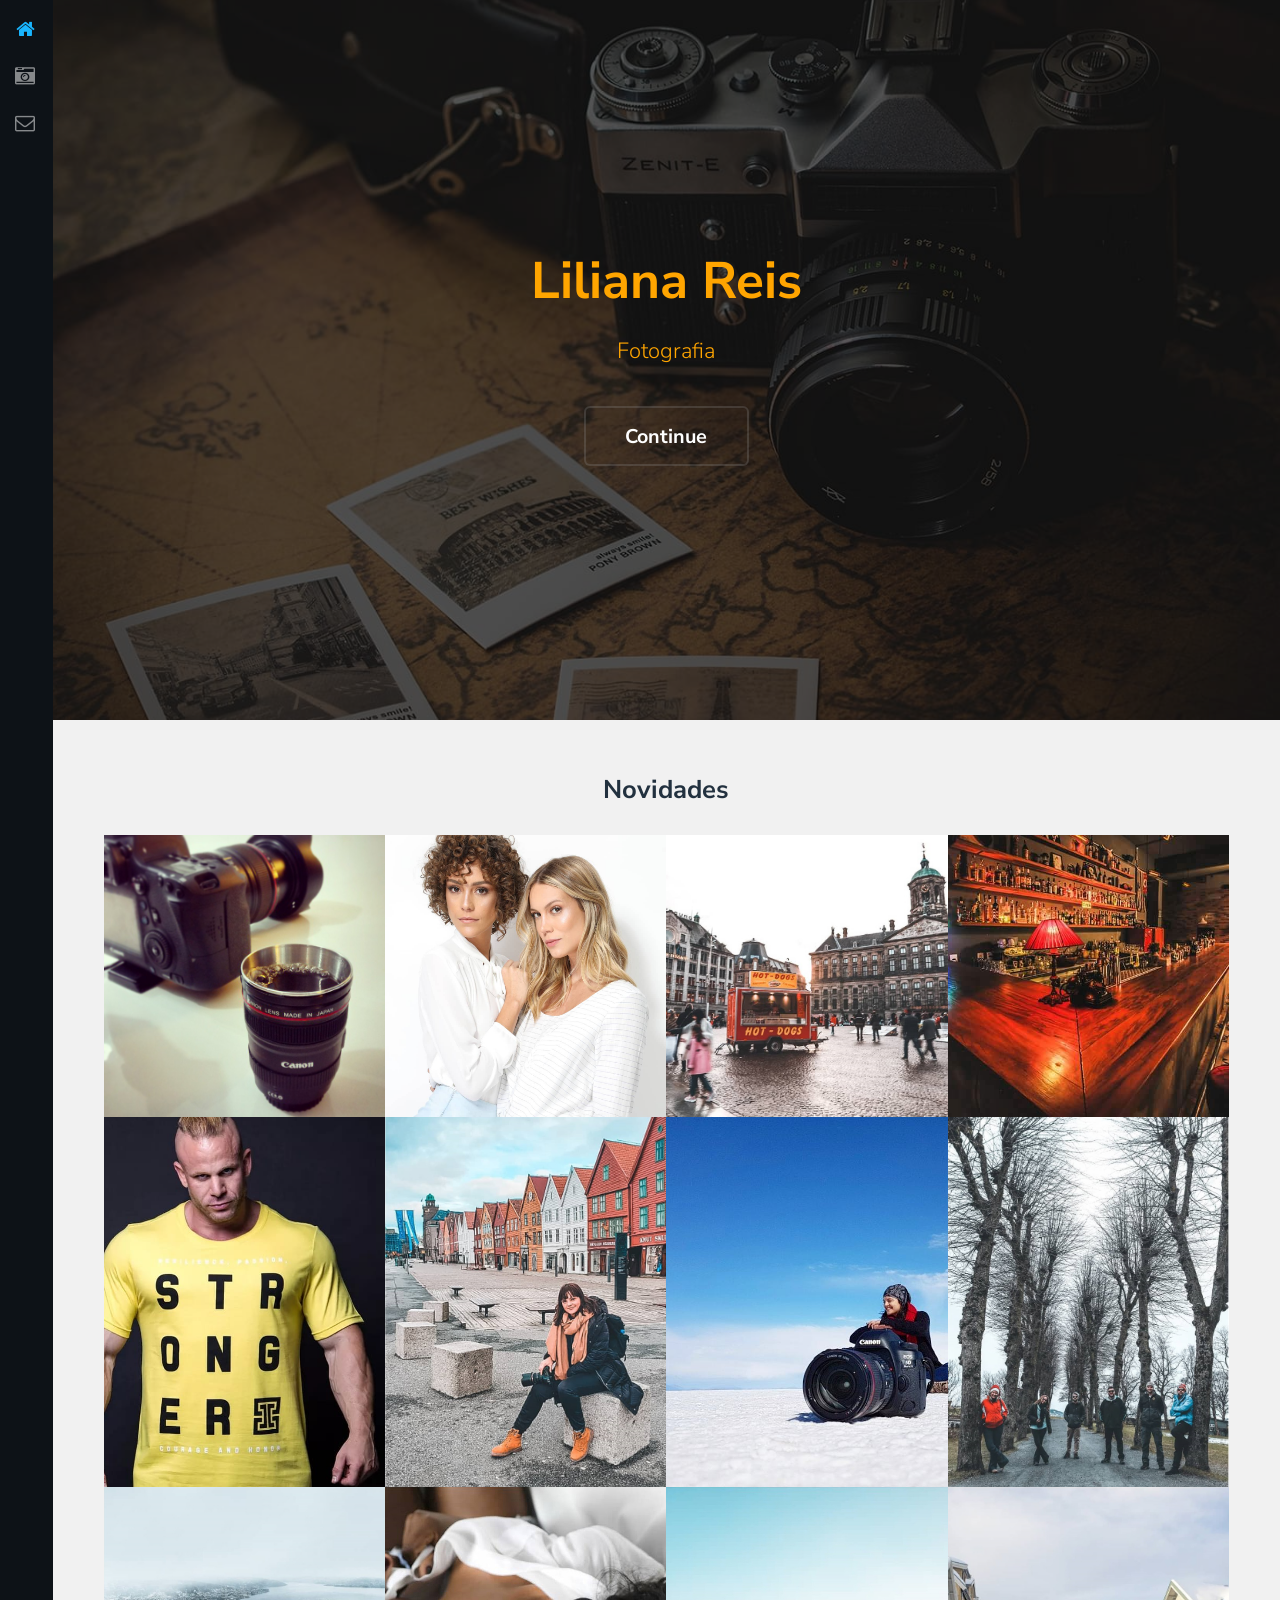
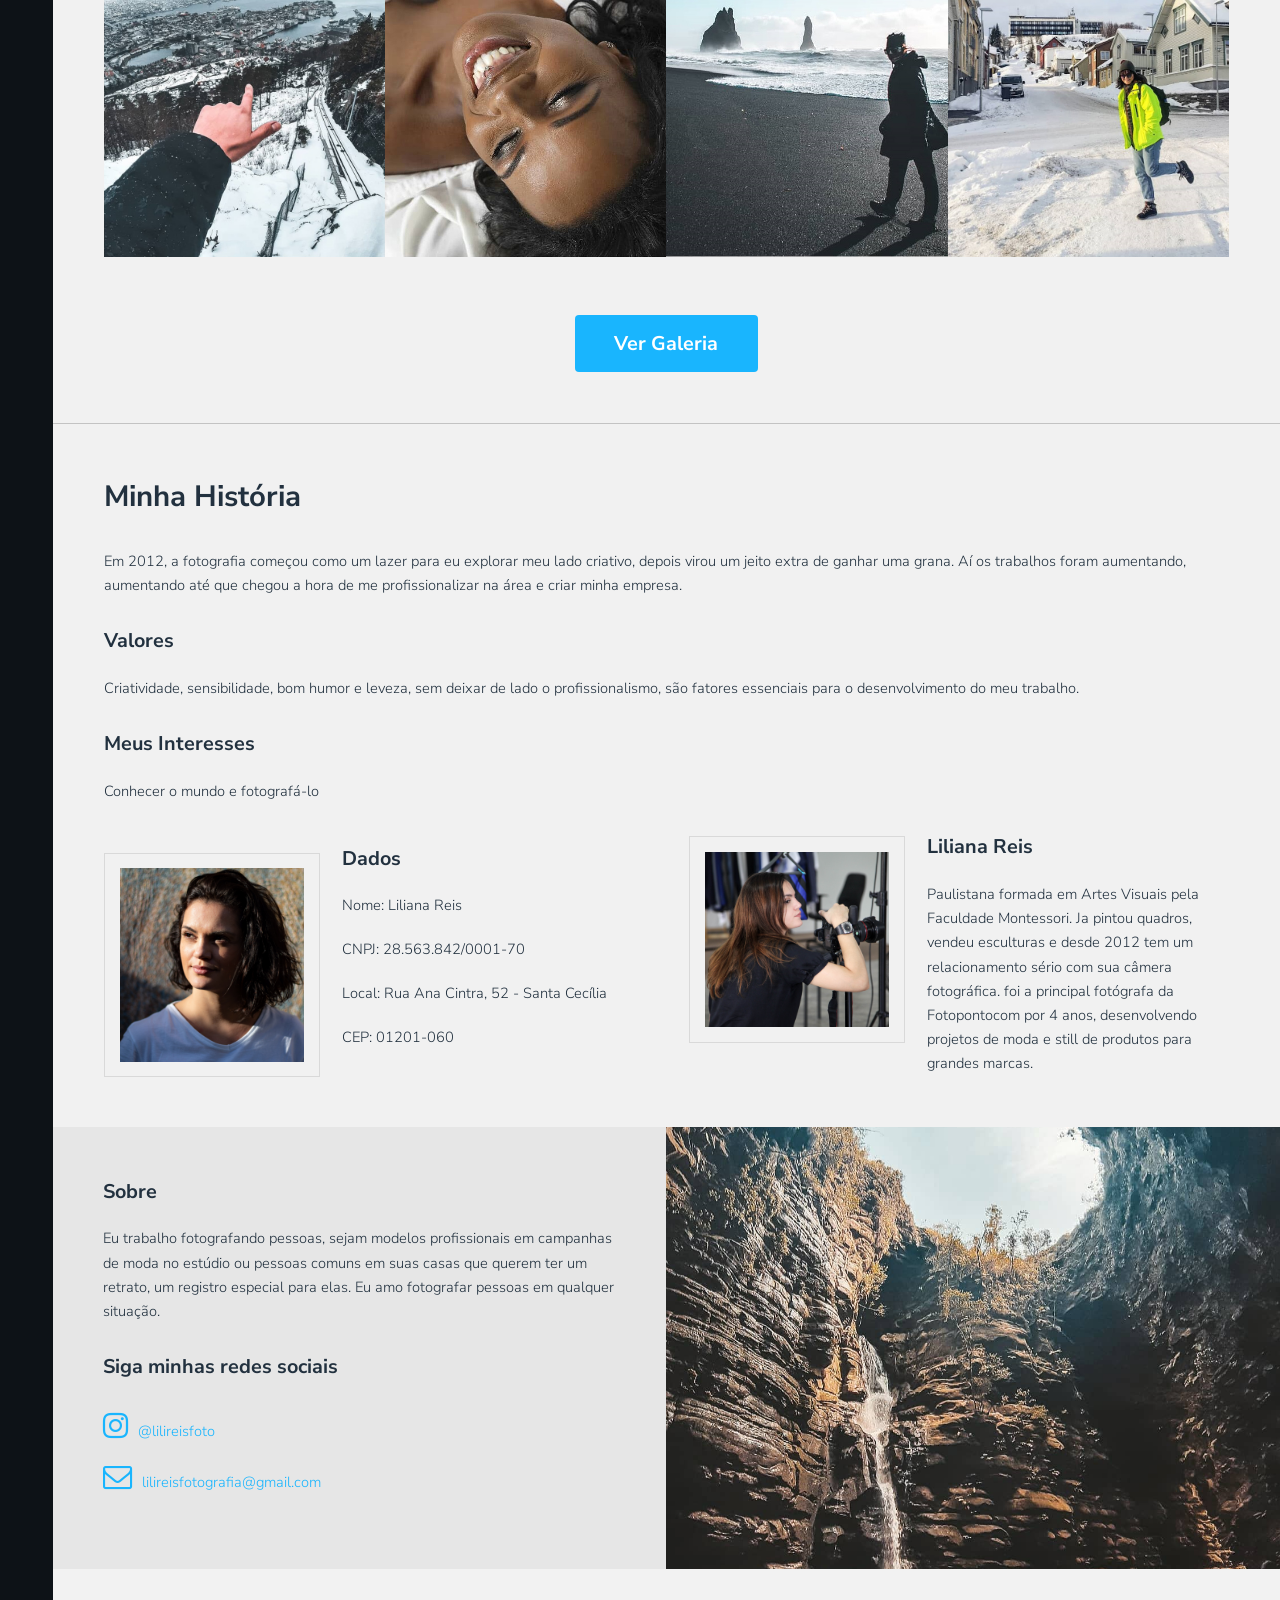
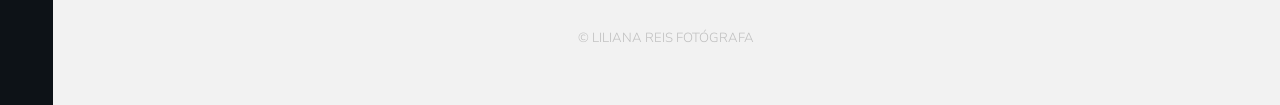
<file: index.html>
<!DOCTYPE HTML>
<!--
	Snapshot by TEMPLATED
	templated.co @templatedco
	Released for free under the Creative Commons Attribution 3.0 license (templated.co/license)
-->
<html>
	<head>
		<title>Liliana Reis - Início</title>
		<meta charset="utf-8" />
		<meta name="viewport" content="width=device-width, initial-scale=1" />
		<link rel="stylesheet" href="assets/css/main.css" />
	</head>
	<body>
		<div class="page-wrap">

			<!-- Nav -->
			<input id="click" type="checkbox" name="">
				<label for="click">
					<nav id="nav">
						<span class="hamburger"></span>
						<ul>
							<li><a href="index.html" class="active"><span class="icon fa-home"></span></a></li>
							<li><a href="gallery.html"><span class="icon fa-camera-retro"></span></a></li>
							<li><a href="#sobre" class="scrolly"><span class="icon fa-envelope-o"></span></a></li>

						</ul>
					</nav>
				</label>

			<!-- Main -->
				<section id="main">

					<!-- Banner -->
						<section id="banner">
							<div class="inner">
								<h1>Liliana Reis</h1>
								<p>Fotografia<a href="https://templated.co"></a></p>
								<ul class="actions">
									<li><a href="#galleries" class="button alt scrolly big">Continue</a></li>
								</ul>
							</div>
						</section>

					<!-- Gallery -->
						<section id="galleries" style="border-bottom: 1px solid rgba(150, 150, 150, .5)">

							<!-- Photo Galleries -->
								<div class="gallery">
									<header class="special">
										<h2>Novidades</h2>
									</header>
									<div class="content">
											<div id="container-img" class="media all things">
												<a href="images/fulls/01.jpg"><img src="images/fulls/01.jpg" alt="" title="" /></a>
											</div>
											<div id="container-img" class="media all people">
												<a href="images/fulls/05.jpg"><img src="images/fulls/05.jpg" alt="" title="" /></a>
											</div>
											<div id="container-img" class="media all place">
												<a href="images/fulls/09.jpg"><img src="images/fulls/09.jpg" alt="" title="" /></a>
											</div>
											<div id="container-img" class="media all place">
												<a href="images/fulls/02.jpg"><img src="images/fulls/02.jpg" alt="" title="" /></a>
											</div>
											<div id="container-img" class="media all people">
												<a href="images/fulls/06.jpg"><img src="images/fulls/06.jpg" alt="" title="" /></a>
											</div>
											<div id="container-img" class="media all people place">
												<a href="images/fulls/10.jpg"><img src="images/fulls/10.jpg" alt="" title="" /></a>
											</div>
											<div id="container-img" class="media all people places">
												<a href="images/fulls/03.jpg"><img src="images/fulls/03.jpg" alt="" title="" /></a>
											</div>
											<div id="container-img" class="media all place people">
												<a href="images/fulls/07.jpg"><img src="images/fulls/07.jpg" alt="" title="" /></a>
											</div>
											<div id="container-img" class="media all place">
												<a href="images/fulls/11.jpg"><img src="images/fulls/11.jpg" alt="" title="" /></a>
											</div>
											<div id="container-img" class="media all people">
												<a href="images/fulls/04.jpg"><img src="images/fulls/04.jpg" alt="" title="" /></a>
											</div>
											<div id="container-img" class="media all place people">
												<a href="images/fulls/08.jpg"><img src="images/fulls/08.jpg" alt="" title="" /></a>
											</div>
											<div id="container-img" class="media all people place">
												<a href="images/fulls/12.jpg"><img src="images/fulls/12.jpg" alt="" title="" /></a>
											</div>
									</div>
									<footer>
										<a href="gallery.html" class="button big">Ver Galeria</a>
									</footer>
								</div>
						</section>

						<section id="main">
					<!-- Section -->
						<section id="sobre">
							<div class="inner">
								<header>
									<h1>Minha História</h1>
								</header>
								<p>Em 2012, a fotografia começou como um lazer para eu explorar meu lado criativo, depois virou um jeito extra de ganhar uma grana. Aí os trabalhos foram aumentando, aumentando até que chegou a hora de me profissionalizar na área e criar minha empresa.</p>
								<h3>Valores</h3>
								<p>Criatividade, sensibilidade, bom humor e leveza, sem deixar de lado o profissionalismo, são fatores essenciais para o desenvolvimento do meu trabalho.</p>
								<h3>Meus Interesses</h3>
								<p>Conhecer o mundo e fotografá-lo</p>
								<section class="columns double" style="align-items: center;">
									<div class="column">
										<span class="image left special"><img src="images/perfil.jpg" alt="" style="max-height: 200px; max-width: 200px " /></span>
										<h3 class="dde">Dados</h3>
										<p ">
											<p class="dde">Nome: Liliana Reis</br>
											<p class="dde">CNPJ: 28.563.842/0001-70</p>
											<p class="dde">Local: Rua Ana Cintra, 52 - Santa Cecília</p>
											<p class="dde">CEP: 01201-060</p>
										<p>
									</div>
									<div class="column">
										<span class="image left special"><img src="images/lilireis.jpg" alt="" style="max-height: 200px; max-width: 200px "/></span>
										<h3>Liliana Reis</h3>
										<p>
											Paulistana formada em Artes Visuais pela Faculdade Montessori. Ja pintou quadros, vendeu esculturas e desde 2012 tem um relacionamento sério com sua câmera fotográfica. foi a principal fotógrafa da Fotopontocom por 4 anos, desenvolvendo projetos de moda e still de produtos para grandes marcas.
										</p>
									</div>
								</section>
							</div>
						</section>

					<!-- Contact -->
						<section id="contact">
							<!-- Social -->
								<div class="social column">
									<h3>Sobre</h3>
									<p>Eu trabalho fotografando pessoas, sejam modelos profissionais em campanhas de moda no estúdio ou pessoas comuns em suas casas que querem ter um retrato, um registro especial para elas. Eu amo fotografar pessoas em qualquer situação.</p>
									<h3>Siga minhas redes sociais</h3>
									<ul class="icons">
										<li><a href="https://www.instagram.com/lilireisfoto/?hl=pt-br" class="icon fa-instagram"><span class="label" style="display: inline-block; margin: 10px">@lilireisfoto</span></a></li>
										<li><a href="#" class="icon fa-envelope-o"><span class="label" style="display: inline-block; margin: 10px">lilireisfotografia@gmail.com</span></a></li>
									</ul>
								</div>

							<!-- Form -->
								<div class="img column"></div>

						</section>

					<!-- Footer -->
						<footer id="footer">
							<div class="copyright">
								&copy; LILIANA REIS FOTÓGRAFA
							</div>
						</footer>
				</section>
		</div>

		<!-- Scripts -->
			<script src="assets/js/jquery.min.js"></script>
			<script src="assets/js/jquery.poptrox.min.js"></script>
			<script src="assets/js/jquery.scrolly.min.js"></script>
			<script src="assets/js/skel.min.js"></script>
			<script src="assets/js/util.js"></script>
			<script src="assets/js/main.js"></script>

	</body>
</html>
</file>
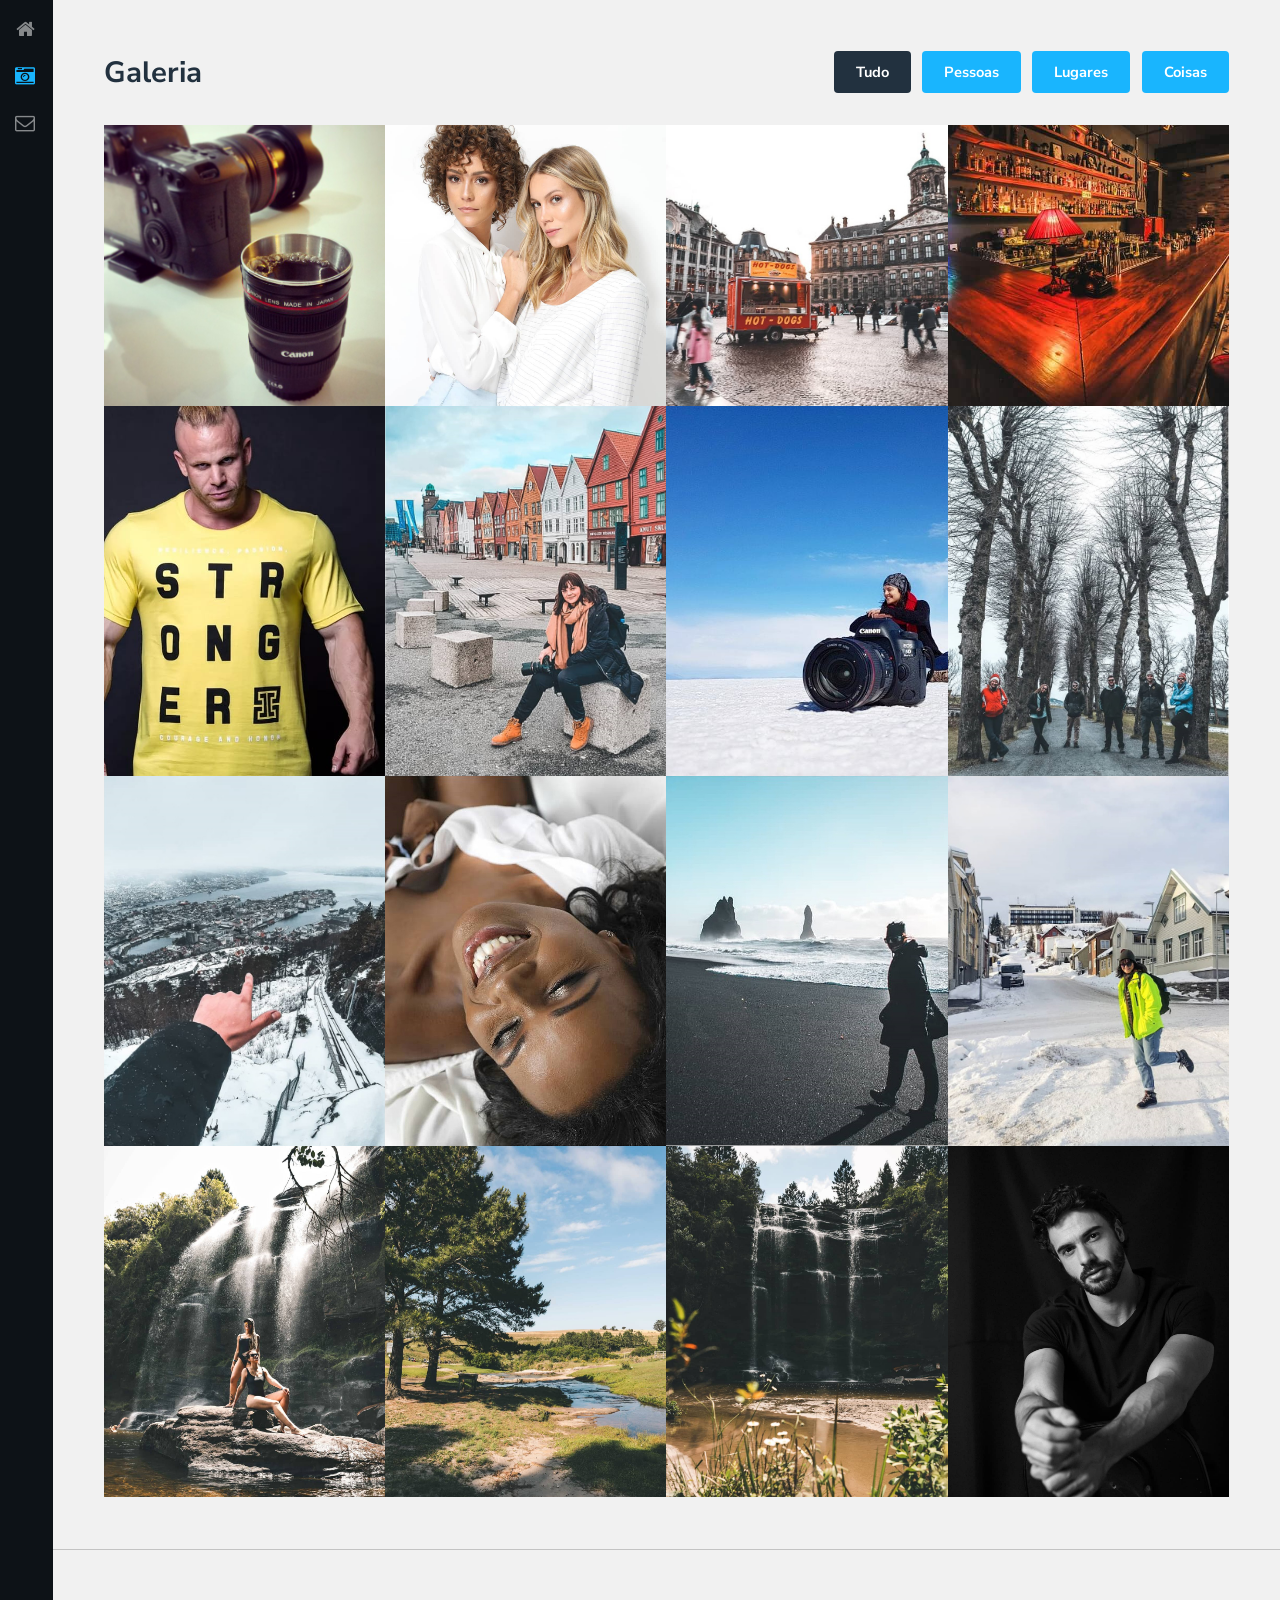
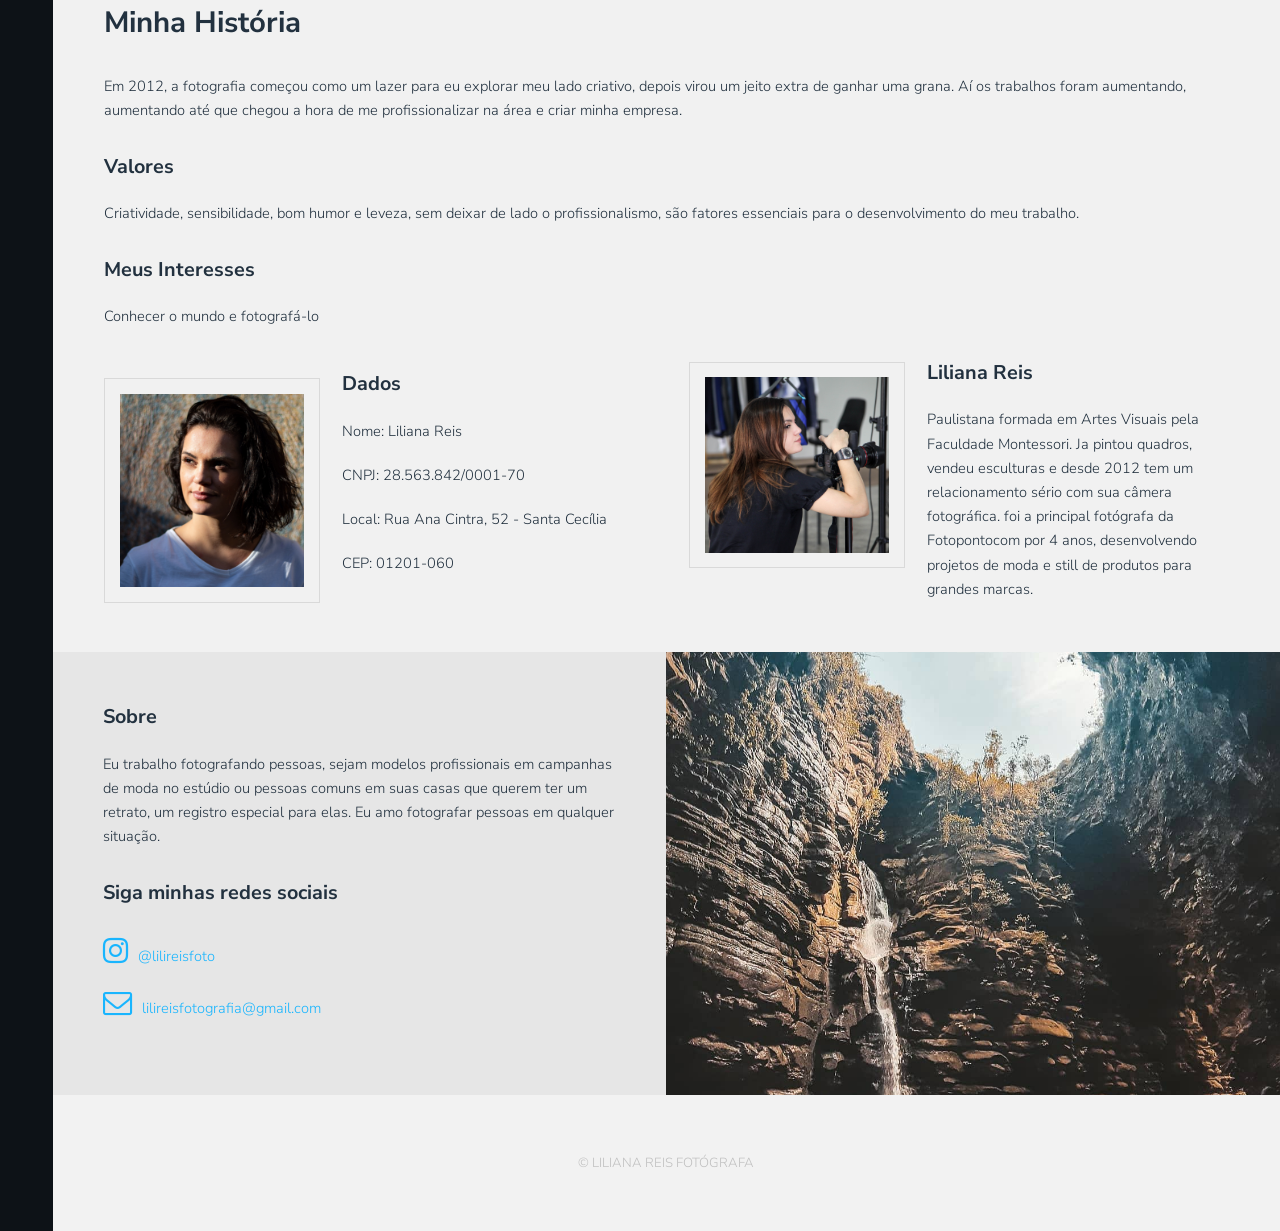
<file: gallery.html>
<!DOCTYPE HTML>
<!--
	Snapshot by TEMPLATED
	templated.co @templatedco
	Released for free under the Creative Commons Attribution 3.0 license (templated.co/license)
-->
<html>
	<head>
		<title>Liliana Reis - Galeria</title>
		<meta charset="utf-8" />
		<meta name="viewport" content="width=device-width, initial-scale=1" />
		<link rel="stylesheet" href="assets/css/main.css" />
	</head>
	<body>
		<div class="page-wrap">

			<!-- Nav -->
				<input id="click" type="checkbox" name="">
				<label for="click">
					<nav id="nav">
						<span class="hamburger"></span>
						<ul>
							<li><a href="index.html"><span class="icon fa-home"></span></a></li>
							<li><a href="gallery.html" class="active"><span class="icon fa-camera-retro"></span></a></li>							
							<li><a href="#sobre" class="scrolly"><span class="icon fa-envelope-o"></span></a></li>
						</ul>
					</nav>
				</label>

			<!-- Main -->
				<section id="main">

					<!-- Gallery -->
						<section id="galleries" style="border-bottom: 1px solid rgba(150, 150, 150, .5)">

							<!-- Photo Galleries -->
								<div class="gallery">

									<!-- Filters -->
										<header>
											<h1>Galeria</h1>
											<ul class="tabs">
												<li><a href="#" data-tag="all" class="button active">Tudo</a></li>
												<li><a href="#" data-tag="people" class="button">Pessoas</a></li>
												<li><a href="#" data-tag="place" class="button">Lugares</a></li>
												<li><a href="#" data-tag="thing" class="button">Coisas</a></li>
											</ul>
										</header>

										<div class="content">
											<div id="container-img" class="media all thing">
												<a href="images/fulls/01.jpg"><img src="images/fulls/01.jpg" alt="" title="" /></a>
											</div>
											<div id="container-img" class="media all people">
												<a href="images/fulls/05.jpg"><img src="images/fulls/05.jpg" alt="" title="" /></a>
											</div>
											<div id="container-img" class="media all place">
												<a href="images/fulls/09.jpg"><img src="images/fulls/09.jpg" alt="" title="" /></a>
											</div>
											<div id="container-img" class="media all place">
												<a href="images/fulls/02.jpg"><img src="images/fulls/02.jpg" alt="" title="" /></a>
											</div>
											<div id="container-img" class="media all people">
												<a href="images/fulls/06.jpg"><img src="images/fulls/06.jpg" alt="" title="" /></a>
											</div>
											<div id="container-img" class="media all people place">
												<a href="images/fulls/10.jpg"><img src="images/fulls/10.jpg" alt="" title="" /></a>
											</div>
											<div id="container-img" class="media all people places">
												<a href="images/fulls/03.jpg"><img src="images/fulls/03.jpg" alt="" title="" /></a>
											</div>
											<div id="container-img" class="media all place people">
												<a href="images/fulls/07.jpg"><img src="images/fulls/07.jpg" alt="" title="" /></a>
											</div>
											<div id="container-img" class="media all place">
												<a href="images/fulls/11.jpg"><img src="images/fulls/11.jpg" alt="" title="" /></a>
											</div>
											<div id="container-img" class="media all people">
												<a href="images/fulls/04.jpg"><img src="images/fulls/04.jpg" alt="" title="" /></a>
											</div>
											<div id="container-img" class="media all place people">
												<a href="images/fulls/08.jpg"><img src="images/fulls/08.jpg" alt="" title="" /></a>
											</div>
											<div id="container-img" class="media all people place">
												<a href="images/fulls/12.jpg"><img src="images/fulls/12.jpg" alt="" title="" /></a>
											</div>
											<div id="container-img" class="media all place peoples">
												<a href="images/fulls/15.jpg"><img src="images/fulls/15.jpg" alt="" title="" /></a>
											</div>
											<div id="container-img" class="media all place">
												<a href="images/fulls/13.jpg"><img src="images/fulls/13.jpg" alt="" title="" /></a>
											</div>
											<div id="container-img" class="media all place">
												<a href="images/fulls/14.jpg"><img src="images/fulls/14.jpg" alt="" title="" /></a>
											</div>
											<div id="container-img" class="media all peoples">
												<a href="images/fulls/16.jpg"><img src="images/fulls/16.jpg" alt="" title="" /></a>
											</div>
										</div>
								</div>
						</section>
<!-- Section -->
						<section id="sobre">
							<div class="inner">
								<header>
									<h1>Minha História</h1>
								</header>
								<p>Em 2012, a fotografia começou como um lazer para eu explorar meu lado criativo, depois virou um jeito extra de ganhar uma grana. Aí os trabalhos foram aumentando, aumentando até que chegou a hora de me profissionalizar na área e criar minha empresa.</p>
								<h3>Valores</h3>
								<p>Criatividade, sensibilidade, bom humor e leveza, sem deixar de lado o profissionalismo, são fatores essenciais para o desenvolvimento do meu trabalho.</p>
								<h3>Meus Interesses</h3>
								<p>Conhecer o mundo e fotografá-lo</p>
								<section class="columns double" style="align-items: center;">
									<div class="column">
										<span class="image left special"><img src="images/perfil.jpg" alt="" style="max-height: 200px; max-width: 200px " /></span>
										<h3 class="dde">Dados</h3>
										<p ">
											<p class="dde">Nome: Liliana Reis</br>
											<p class="dde">CNPJ: 28.563.842/0001-70</p>
											<p class="dde">Local: Rua Ana Cintra, 52 - Santa Cecília</p>
											<p class="dde">CEP: 01201-060</p>
										<p>
									</div>
									<div class="column">
										<span class="image left special"><img src="images/lilireis.jpg" alt="" style="max-height: 200px; max-width: 200px "/></span>
										<h3>Liliana Reis</h3>
										<p>
											Paulistana formada em Artes Visuais pela Faculdade Montessori. Ja pintou quadros, vendeu esculturas e desde 2012 tem um relacionamento sério com sua câmera fotográfica. foi a principal fotógrafa da Fotopontocom por 4 anos, desenvolvendo projetos de moda e still de produtos para grandes marcas.
										</p>
									</div>
								</section>
							</div>
						</section>

					<!-- Contact -->
						<section id="contact">
							<!-- Social -->
								<div class="social column">
									<h3>Sobre</h3>
									<p>Eu trabalho fotografando pessoas, sejam modelos profissionais em campanhas de moda no estúdio ou pessoas comuns em suas casas que querem ter um retrato, um registro especial para elas. Eu amo fotografar pessoas em qualquer situação.</p>
									<h3>Siga minhas redes sociais</h3>
									<ul class="icons">
										<li><a href="https://www.instagram.com/lilireisfoto/?hl=pt-br" class="icon fa-instagram"><span class="label" style="display: inline-block; margin: 10px">@lilireisfoto</span></a></li>
										<li><a href="#" class="icon fa-envelope-o"><span class="label" style="display: inline-block; margin: 10px">lilireisfotografia@gmail.com</span></a></li>
									</ul>
								</div>

							<!-- Form -->
								<div class="img column"></div>

						</section>

					<!-- Footer -->
						<footer id="footer">
							<div class="copyright">
								&copy; LILIANA REIS FOTÓGRAFA
							</div>
						</footer>
				</section>
		</div>

		<!-- Scripts -->
			<script src="assets/js/jquery.min.js"></script>
			<script src="assets/js/jquery.poptrox.min.js"></script>
			<script src="assets/js/jquery.scrolly.min.js"></script>
			<script src="assets/js/skel.min.js"></script>
			<script src="assets/js/util.js"></script>
			<script src="assets/js/main.js"></script>
	</body>
</html>
</file>
<file: assets/css/main.css>
@import url(font-awesome.min.css);
@import url("https://fonts.googleapis.com/css?family=Nunito+Sans:300,400,600");

/*
	Snapshot by TEMPLATED
	templated.co @templatedco
	Released for free under the Creative Commons Attribution 3.0 license (templated.co/license)
*/

/*Alterações*/
.dde{
	line-height: 1
}

/* Reset */

	html, body, div, span, applet, object, iframe, h1, h2, h3, h4, h5, h6, p, blockquote, pre, a, abbr, acronym, address, big, cite, code, del, dfn, em, img, ins, kbd, q, s, samp, small, strike, strong, sub, sup, tt, var, b, u, i, center, dl, dt, dd, ol, ul, li, fieldset, form, label, legend, table, caption, tbody, tfoot, thead, tr, th, td, article, aside, canvas, details, embed, figure, figcaption, footer, header, hgroup, menu, nav, output, ruby, section, summary, time, mark, audio, video {
		margin: 0;
		padding: 0;
		border: 0;
		font-size: 100%;
		font: inherit;
		vertical-align: baseline;
	}

	article, aside, details, figcaption, figure, footer, header, hgroup, menu, nav, section {
		display: block;
	}

	body {
		line-height: 1;
	}

	ol, ul {
		list-style: none;
	}

	blockquote, q {
		quotes: none;
	}

	blockquote:before, blockquote:after, q:before, q:after {
		content: '';
		content: none;
	}

	table {
		border-collapse: collapse;
		border-spacing: 0;
	}

	body {
		-webkit-text-size-adjust: none;
	}

/* Box Model */

	*, *:before, *:after {
		-moz-box-sizing: border-box;
		-webkit-box-sizing: border-box;
		box-sizing: border-box;
	}

/* Basic */

	@-ms-viewport {
		width: device-width;
	}

	body {
		-ms-overflow-style: scrollbar;
	}

	@media screen and (max-width: 480px) {

		html, body {
			min-width: 320px;
		}

	}

	body {
		background: #fff;
	}

		body.is-loading *, body.is-loading *:before, body.is-loading *:after {
			-moz-animation: none !important;
			-webkit-animation: none !important;
			-ms-animation: none !important;
			animation: none !important;
			-moz-transition: none !important;
			-webkit-transition: none !important;
			-ms-transition: none !important;
			transition: none !important;
		}

/* Type */

	body {
		background-color: #fff;
		color: #22313F;
	}

	body, input, select, textarea {
		font-family: "Nunito Sans", Arial, Helvetica, sans-serif;
		font-size: 13pt;
		font-weight: 300;
		line-height: 1.65;
	}

		@media screen and (max-width: 1680px) {

			body, input, select, textarea {
				font-size: 11pt;
			}

		}

		@media screen and (max-width: 1280px) {

			body, input, select, textarea {
				font-size: 11pt;
			}

		}

		@media screen and (max-width: 980px) {

			body, input, select, textarea {
				font-size: 11pt;
			}

		}

		@media screen and (max-width: 736px) {

			body, input, select, textarea {
				font-size: 12pt;
			}

		}

		@media screen and (max-width: 480px) {

			body, input, select, textarea {
				font-size: 12pt;
			}

		}

	a {
		text-decoration: underline;
		color: #19B5FE;
	}

		a:hover {
			text-decoration: none;
			color: #019be3;
		}

	strong, b {
		font-weight: 700;
	}

	em, i {
		font-style: italic;
	}

	p {
		margin: 0 0 2em 0;
	}

	h1, h2, h3, h4, h5, h6 {
		font-weight: 700;
		line-height: 1.5;
		margin: 0 0 1em 0;
	}

		h1 a, h2 a, h3 a, h4 a, h5 a, h6 a {
			color: inherit;
			text-decoration: none;
		}

	h1 {
		font-size: 2em;
	}

		@media screen and (max-width: 480px) {

			h1 {
				font-size: 1.5em;
			}

		}

	h2 {
		font-size: 1.75em;
	}

		@media screen and (max-width: 480px) {

			h2 {
				font-size: 1.4em;
			}

		}

	h3 {
		font-size: 1.35em;
	}

	h4 {
		font-size: 1.1em;
	}

	h5 {
		font-size: 0.9em;
	}

	h6 {
		font-size: 0.7em;
	}

	sub {
		font-size: 0.8em;
		position: relative;
		top: 0.5em;
	}

	sup {
		font-size: 0.8em;
		position: relative;
		top: -0.5em;
	}

	blockquote {
		border-left: solid 4px;
		font-style: italic;
		margin: 0 0 2em 0;
		padding: 0.5em 0 0.5em 2em;
	}

	code {
		border-radius: 4px;
		border: solid 1px;
		font-family: "Courier New", monospace;
		font-size: 0.9em;
		margin: 0 0.25em;
		padding: 0.25em 0.65em;
	}

	pre {
		-webkit-overflow-scrolling: touch;
		font-family: "Courier New", monospace;
		font-size: 0.9em;
		margin: 0 0 2em 0;
	}

		pre code {
			display: block;
			line-height: 1.75;
			padding: 1em 1.5em;
			overflow-x: auto;
		}

	hr {
		border: 0;
		border-bottom: solid 1px;
		margin: 2em 0;
	}

		hr.major {
			margin: 3em 0;
		}

	.align-left {
		text-align: left;
	}

	.align-center {
		text-align: center;
	}

	.align-right {
		text-align: right;
	}

/* Box */

	.box {
		border-radius: 4px;
		border: solid 1px rgba(144, 144, 144, 0.25);
		margin-bottom: 2em;
		padding: 1.5em;
	}

		.box > :last-child,
		.box > :last-child > :last-child,
		.box > :last-child > :last-child > :last-child {
			margin-bottom: 0;
		}

		.box.alt {
			border: 0;
			border-radius: 0;
			padding: 0;
		}

/* Button */

	input[type="submit"],
	input[type="reset"],
	input[type="button"],
	button,
	.button {
		-moz-appearance: none;
		-webkit-appearance: none;
		-ms-appearance: none;
		appearance: none;
		-moz-transition: background-color 0.2s ease-in-out, color 0.2s ease-in-out;
		-webkit-transition: background-color 0.2s ease-in-out, color 0.2s ease-in-out;
		-ms-transition: background-color 0.2s ease-in-out, color 0.2s ease-in-out;
		transition: background-color 0.2s ease-in-out, color 0.2s ease-in-out;
		background: #19B5FE;
		color: #FFF;
		border-radius: 4px;
		border: 0;
		cursor: pointer;
		display: inline-block;
		font-weight: 700;
		height: 2.85em;
		line-height: 2.95em;
		padding: 0 1.5em;
		text-align: center;
		text-decoration: none;
		white-space: nowrap;
	}

		input[type="submit"].active,
		input[type="reset"].active,
		input[type="button"].active,
		button.active,
		.button.active {
			color: #FFF;
			background: #22313F;
		}

			input[type="submit"].active:hover,
			input[type="reset"].active:hover,
			input[type="button"].active:hover,
			button.active:hover,
			.button.active:hover {
				color: #FFF;
				background: #22313F;
			}

		input[type="submit"]:hover,
		input[type="reset"]:hover,
		input[type="button"]:hover,
		button:hover,
		.button:hover {
			color: #FFF;
			background: #019be3;
		}

		input[type="submit"].alt,
		input[type="reset"].alt,
		input[type="button"].alt,
		button.alt,
		.button.alt {
			background: none;
			box-shadow: 0 0 0 2px rgba(144, 144, 144, 0.25);
		}

			input[type="submit"].alt:hover,
			input[type="reset"].alt:hover,
			input[type="button"].alt:hover,
			button.alt:hover,
			.button.alt:hover {
				background: rgba(144, 144, 144, 0.075);
				box-shadow: 0 0 0 2px rgba(144, 144, 144, 0.25);
			}

		input[type="submit"].icon,
		input[type="reset"].icon,
		input[type="button"].icon,
		button.icon,
		.button.icon {
			padding-left: 1.35em;
		}

			input[type="submit"].icon:before,
			input[type="reset"].icon:before,
			input[type="button"].icon:before,
			button.icon:before,
			.button.icon:before {
				margin-right: 0.5em;
			}

		input[type="submit"].fit,
		input[type="reset"].fit,
		input[type="button"].fit,
		button.fit,
		.button.fit {
			display: block;
			margin: 0 0 1em 0;
			width: 100%;
		}

		input[type="submit"].small,
		input[type="reset"].small,
		input[type="button"].small,
		button.small,
		.button.small {
			font-size: 0.8em;
		}

		input[type="submit"].big,
		input[type="reset"].big,
		input[type="button"].big,
		button.big,
		.button.big {
			font-size: 1.35em;
			padding: 0 2em;
		}

		input[type="submit"].disabled, input[type="submit"]:disabled,
		input[type="reset"].disabled,
		input[type="reset"]:disabled,
		input[type="button"].disabled,
		input[type="button"]:disabled,
		button.disabled,
		button:disabled,
		.button.disabled,
		.button:disabled {
			-moz-pointer-events: none;
			-webkit-pointer-events: none;
			-ms-pointer-events: none;
			pointer-events: none;
			opacity: 0.25;
		}

		@media screen and (max-width: 480px) {

			input[type="submit"],
			input[type="reset"],
			input[type="button"],
			button,
			.button {
				padding: 0;
			}

		}

/* Contact */

	#contact {
		display: -ms-flexbox;
		-ms-flex-pack: justify;
		display: -moz-flex;
		display: -webkit-flex;
		display: -ms-flex;
		display: flex;
		-moz-flex-wrap: wrap;
		-webkit-flex-wrap: wrap;
		-ms-flex-wrap: wrap;
		flex-wrap: wrap;
		-moz-justify-content: space-between;
		-webkit-justify-content: space-between;
		-ms-justify-content: space-between;
		justify-content: space-between;
		background: #ececec;
	}

		#contact form {
			margin: 0;
		}

		#contact .icons {
			margin-bottom: 1em;
		}

		#contact .column {
			padding: 3.5em 0 1.5em 0;
			padding-left: 3.5em;
			padding-right: 3.5em;
			width: 50%;
		}

			#contact .social {
				background: #e6e6e6;
				padding: 50px;
			}

			#contact .img{
				width: 100vw
				height:100vw;
					background:url("17.jpg");
					background-position: center center;
					position: relative;
					background-attachment: ;
					background-size: cover;
			}
			#contact .img::before{
				content: '';
				display: block;
				position: absolute;
				top: 0;
				left: 0;
				background: rgba(0,0,0,1);
				opacity: 0;
				width: 100%;
				height: 100%;
			}

			@media screen and (max-width: 980px) {

				#contact .column {
					padding: 2em 0 0.1em 0;
					padding-left: 2em;
					padding-right: 2em;
				}
				#contact .img{
					background:url("07.jpg");
					background-position: center center;
					position: relative;
					background-attachment: ;
					background-size: cover;
			}
			#contact .img::before{
				content: '';
				display: block;
				position: absolute;
				top: 0;
				left: 0;
				background: rgba(0,0,0,.4);
				width: 100%;
				height: 100%;
			}

			}

			@media screen and (max-width: 736px) {

				#contact .column {
					width: 100%;
				}
				#contact .img{
					background:url("07.jpg");
					background-position: center center;
					position: relative;
					background-attachment: ;
					background-size: cover;
					width: 100vw;
					height:100vw;
			}
			#contact .img::before{
				content: '';
				display: block;
				position: absolute;
				top: 0;
				left: 0;
				background: rgba(0,0,0,.4);
				width: 100%;
				height: 100%;
			}

			}

			@media screen and (max-width: 480px) {

				#contact .img{
					background:url("07.jpg");
					background-position: center center;
					position: relative;
					background-attachment: ;
					background-size: cover;
					width: 100vw;
					height:100vw;
			}
			#contact .img::before{
				content: '';
				display: block;
				position: absolute;
				top: 0;
				left: 0;
				background: rgba(0,0,0,.4);
				width: 100%;
				height: 100%;
			}

			}

/* Form */

	form {
		margin: 0 0 2em 0;
	}

		form .field {
			margin-bottom: 1.5em;
		}

			form .field.half {
				display: inline-block;
				width: 48%;
			}

				form .field.half.first {
					margin-right: 2.5%;
				}

		@media screen and (max-width: 980px) {

			form .field.half {
				display: block;
				width: 100%;
			}

				form .field.half.first {
					margin-right: 0;
				}

		}

	label {
		display: block;
		font-size: 0.9em;
		font-weight: 700;
		margin: 0 0 1em 0;
	}



	.select-wrapper {
		text-decoration: none;
		display: block;
		position: relative;
	}

		.select-wrapper:before {
			-moz-osx-font-smoothing: grayscale;
			-webkit-font-smoothing: antialiased;
			font-family: FontAwesome;
			font-style: normal;
			font-weight: normal;
			text-transform: none !important;
		}

		.select-wrapper:before {
			content: '\f078';
			display: block;
			height: 2.75em;
			line-height: 2.75em;
			pointer-events: none;
			position: absolute;
			right: 0;
			text-align: center;
			top: 0;
			width: 2.75em;
		}

		.select-wrapper select::-ms-expand {
			display: none;
		}

	

/* Gallery */

	@-moz-keyframes gallery {
		100% {
			opacity: 1;		}
	}

	@-webkit-keyframes gallery {
		100% {
			opacity: 1;		}
	}

	@-ms-keyframes gallery {
		100% {
			opacity: 1;		}
	}

	@keyframes gallery {
		100% {
			opacity: 1;		}
	}

	.gallery {
		padding: 3.5em;
		position: relative;
		overflow: hidden;
		min-height: 37em;
	}

		@media screen and (max-width: 980px) {

			.gallery {
				padding: 2em;
				min-height: 20em;
			}

				.gallery header h2 {
					margin-bottom: 1em;
				}

		}

		@media screen and (max-width: 480px) {

			.gallery {
				padding: 1em;
			}

		}

		.gallery header {
			display: -ms-flexbox;
			-ms-flex-pack: justify;
			display: -moz-flex;
			display: -webkit-flex;
			display: -ms-flex;
			display: flex;
			-moz-flex-wrap: wrap;
			-webkit-flex-wrap: wrap;
			-ms-flex-wrap: wrap;
			flex-wrap: wrap;
			-moz-justify-content: space-between;
			-webkit-justify-content: space-between;
			-ms-justify-content: space-between;
			justify-content: space-between;
		}

			.gallery header.special {
				-moz-justify-content: center;
				-webkit-justify-content: center;
				-ms-justify-content: center;
				justify-content: center;
			}

			@media screen and (max-width: 736px) {

				.gallery header {
					display: block;
				}

			}

			@media screen and (max-width: 480px) {

				.gallery header h2 {
					margin-bottom: .5em;
				}

			}

		.gallery footer {
			text-align: center;
			margin-top: 4em;
		}

		.gallery .content {
			display: -ms-flexbox;
			display: -moz-flex;
			display: -webkit-flex;
			display: -ms-flex;
			display: flex;
			-moz-flex-wrap: wrap;
			-webkit-flex-wrap: wrap;
			-ms-flex-wrap: wrap;
			flex-wrap: wrap;
			-moz-justify-content: -moz-flex-start;
			-webkit-justify-content: -webkit-flex-start;
			-ms-justify-content: -ms-flex-start;
			justify-content: flex-start;
		}

			.gallery .content .media {
				-moz-animation: gallery 0.75s ease-out 0.4s forwards;
				-webkit-animation: gallery 0.75s ease-out 0.4s forwards;
				-ms-animation: gallery 0.75s ease-out 0.4s forwards;
				animation: gallery 0.75s ease-out 0.4s forwards;
				margin-bottom: 0;
				overflow: hidden;
				opacity: 0;
				position: relative;
				width: 25%;
			}

				.gallery .content .media a {
					display: block;
				}

				.gallery .content .media img {
					-moz-transition: -moz-transform 0.2s ease-in-out;
					-webkit-transition: -webkit-transform 0.2s ease-in-out;
					-ms-transition: -ms-transform 0.2s ease-in-out;
					transition: transform 0.2s ease-in-out;
					max-width: 100%;
					height: auto;
					vertical-align: middle;
				}

				.gallery .content .media:hover img {
					-moz-transform: scale(1.075);
					-webkit-transform: scale(1.075);
					-ms-transform: scale(1.075);
					transform: scale(1.075);
				}

				@media screen and (max-width: 736px) {

					.gallery .content .media {
						width: 50%;
					}

				}

				@media screen and (max-width: 480px) {

					.gallery .content .media {
						width: 100%;
					}

				}

/* Icon */

	.icon {
		text-decoration: none;
		border-bottom: none;
		position: relative;
	}

		.icon:before {
			-moz-osx-font-smoothing: grayscale;
			-webkit-font-smoothing: antialiased;
			font-family: FontAwesome;
			font-style: normal;
			font-weight: normal;
			text-transform: none !important;
		}

		.icon > .label {
			display: none;
		}

/* Image */

	.image {
		border: 0;
		display: inline-block;
		position: relative;
	}

		.image img {
			display: block;
		}

		.image.left, .image.right {
			max-width: 40%;
		}

			.image.left img, .image.right img {
				width: 100%;
			}

			@media screen and (max-width: 480px) {

				.image.left, .image.right {
					max-width: 100%;
					width: 100%;
				}

			}

		.image.left {
			float: left;
			margin: 0 1.5em 1em 0;
			top: 0.25em;
		}

			@media screen and (max-width: 480px) {

				.image.left {
					float: none;
					margin: 0 0 1em 0;
				}

			}

		.image.right {
			float: right;
			margin: 0 0 1em 1.5em;
			top: 0.25em;
		}

			@media screen and (max-width: 480px) {

				.image.right {
					float: none;
					margin: 0 0 1em 0;
				}

			}

		.image.fit {
			display: block;
			margin: 0 0 2em 0;
			width: 100%;
		}

			.image.fit img {
				width: 100%;
			}

		.image.special {
			border: solid 1px rgba(144, 144, 144, 0.25);
			padding: 1em;
		}

		.image.main {
			display: block;
			margin: 0 0 3em 0;
			width: 100%;
		}

			.image.main img {
				width: 100%;
			}

/* List */

	ol {
		list-style: decimal;
		margin: 0 0 2em 0;
		padding-left: 1.25em;
	}

		ol li {
			padding-left: 0.25em;
		}

	ul {
		list-style: disc;
		margin: 0 0 2em 0;
		padding-left: 1em;
	}

		ul li {
			padding-left: 0.5em;
		}

		ul.alt {
			list-style: none;
			padding-left: 0;
		}

			ul.alt li {
				border-top: solid 1px;
				padding: 0.5em 0;
			}

				ul.alt li:first-child {
					border-top: 0;
					padding-top: 0;
				}

		ul.tabs {
			list-style: none;
			padding-left: 0;
		}

			ul.tabs li {
				display: inline-block;
			}

				ul.tabs li:first-child {
					padding: 0;
				}

				@media screen and (max-width: 736px) {

					ul.tabs li {
						display: block;
						margin: 0 0 .25em 0;
						padding: 0;
					}

						ul.tabs li .button {
							width: 100%;
						}

				}

			@media screen and (max-width: 480px) {

				ul.tabs {
					margin-bottom: 1em;
				}

			}

		ul.icons {
			cursor: default;
			list-style: none;
			padding-left: 0;
		}

			ul.icons li {
				display: block;
				padding: 0 1em 0 0;
			}

				ul.icons li:last-child {
					padding-right: 0;
				}

				ul.icons li .icon:before {
					font-size: 2em;
				}

		ul.actions {
			cursor: default;
			list-style: none;
			padding-left: 0;
		}

			ul.actions li {
				display: inline-block;
				padding: 0 1em 0 0;
				vertical-align: middle;
			}

				ul.actions li:last-child {
					padding-right: 0;
				}

			ul.actions.small li {
				padding: 0 0.5em 0 0;
			}

			ul.actions.vertical li {
				display: block;
				padding: 1em 0 0 0;
			}

				ul.actions.vertical li:first-child {
					padding-top: 0;
				}

				ul.actions.vertical li > * {
					margin-bottom: 0;
				}

			ul.actions.vertical.small li {
				padding: 0.5em 0 0 0;
			}

				ul.actions.vertical.small li:first-child {
					padding-top: 0;
				}

			ul.actions.fit {
				display: table;
				margin-left: -1em;
				padding: 0;
				table-layout: fixed;
				width: calc(100% + 1em);
			}

				ul.actions.fit li {
					display: table-cell;
					padding: 0 0 0 1em;
				}

					ul.actions.fit li > * {
						margin-bottom: 0;
					}

				ul.actions.fit.small {
					margin-left: -0.5em;
					width: calc(100% + 0.5em);
				}

					ul.actions.fit.small li {
						padding: 0 0 0 0.5em;
					}

			@media screen and (max-width: 480px) {

				ul.actions {
					margin: 0 0 2em 0;
				}

					ul.actions li {
						padding: 1em 0 0 0;
						display: block;
						text-align: center;
						width: 100%;
					}

						ul.actions li:first-child {
							padding-top: 0;
						}

						ul.actions li > * {
							width: 100%;
							margin: 0 !important;
						}

							ul.actions li > *.icon:before {
								margin-left: -2em;
							}

					ul.actions.small li {
						padding: 0.5em 0 0 0;
					}

						ul.actions.small li:first-child {
							padding-top: 0;
						}

			}

	dl {
		margin: 0 0 2em 0;
	}

		dl dt {
			display: block;
			font-weight: 700;
			margin: 0 0 1em 0;
		}

		dl dd {
			margin-left: 2em;
		}

/* Section/Article */

	section.special, article.special {
		text-align: center;
	}

	section .inner, article .inner {
		padding: 3.5em 0 1.5em 0;
		padding-left: 3.5em;
		padding-right: 3.5em;
	}

		@media screen and (max-width: 980px) {

			section .inner, article .inner {
				padding: 2em 0 0.1em 0;
				padding-right: 2em;
				padding-left: 2em;
			}

		}

		@media screen and (max-width: 480px) {

			section .inner, article .inner {
				padding: 1em 0 0.1em 0;
				padding-right: 1em;
				padding-left: 1em;
			}

		}

	section .columns, article .columns {
		display: -ms-flexbox;
		display: -moz-flex;
		display: -webkit-flex;
		display: -ms-flex;
		display: flex;
		-moz-flex-wrap: wrap;
		-webkit-flex-wrap: wrap;
		-ms-flex-wrap: wrap;
		flex-wrap: wrap;
		-moz-justify-content: space-between;
		-webkit-justify-content: space-between;
		-ms-justify-content: space-between;
		justify-content: space-between;
	}

		section .columns.double .column, article .columns.double .column {
			width: 48%;
		}

			@media screen and (max-width: 980px) {

				section .columns.double .column, article .columns.double .column {
					width: 100%;
				}

			}

	header p {
		position: relative;
		margin: 0 0 1.5em 0;
	}

	header h2 + p {
		font-size: 1.25em;
		margin-top: -1em;
	}

	header h3 + p {
		font-size: 1.1em;
		margin-top: -0.8em;
	}

	header h4 + p,
	header h5 + p,
	header h6 + p {
		font-size: 0.9em;
		margin-top: -0.6em;
	}

/* Table */

	.table-wrapper {
		-webkit-overflow-scrolling: touch;
		overflow-x: auto;
	}

	table {
		margin: 0 0 2em 0;
		width: 100%;
	}

		table tbody tr {
			border: solid 1px;
			border-left: 0;
			border-right: 0;
		}

		table td {
			padding: 0.75em 0.75em;
		}

		table th {
			font-size: 0.9em;
			font-weight: 700;
			padding: 0 0.75em 0.75em 0.75em;
			text-align: left;
		}

		table thead {
			border-bottom: solid 2px;
		}

		table tfoot {
			border-top: solid 2px;
		}

		table.alt {
			border-collapse: separate;
		}

			table.alt tbody tr td {
				border: solid 1px;
				border-left-width: 0;
				border-top-width: 0;
			}

				table.alt tbody tr td:first-child {
					border-left-width: 1px;
				}

			table.alt tbody tr:first-child td {
				border-top-width: 1px;
			}

			table.alt thead {
				border-bottom: 0;
			}

			table.alt tfoot {
				border-top: 0;
			}

/* Wrapper */

	.page-wrap {
		display: -ms-flexbox;
		display: -moz-flex;
		display: -webkit-flex;
		display: -ms-flex;
		display: flex;
		-moz-flex-wrap: nowrap;
		-webkit-flex-wrap: nowrap;
		-ms-flex-wrap: nowrap;
		flex-wrap: nowrap;
		-moz-justify-content: -moz-flex-start;
		-webkit-justify-content: -webkit-flex-start;
		-ms-justify-content: -ms-flex-start;
		justify-content: flex-start;
	}

	.wrapper {
		position: relative;
	}

		.wrapper > .inner {
			margin: 0 auto;
			width: 60em;
		}

		@media screen and (max-width: 1280px) {

			.wrapper > .inner {
				width: 65em;
			}

		}

		@media screen and (max-width: 980px) {

			.wrapper > .inner {
				width: 100%;
			}

		}

/* Header */

	#header {
		font-weight: 700;
	}

/* Menu */
	.page-wrap #click{
		display: none;
	}
	.page-wrap{
		background: #0d1217
	}
	#nav {
		background: #0d1217;
		z-index: 10002;
		position: relative;
		width: 4em;
	}

		#nav ul {
			list-style: none;
			margin: 0;
			padding: 0;
			position: fixed;
			top: 1em;
			left: 0;
		}

			#nav ul li {
				padding: 0;
				width: 3.75em;
				text-align: center;
				margin-bottom: 1em;
			}

				#nav ul li a {
					color: rgba(255, 255, 255, 0.5);
					text-decoration: none;
					font-size: 1.5em;
				}

					#nav ul li a:hover {
						color: white;
					}

					#nav ul li a.active {
						color: #19B5FE;
					}

				@media screen and (max-width: 736px) {

					#nav ul li {
						width: 3.4em;
					}

				}

@media screen and (max-width: 735px) {
	.page-wrap #click{
		display: none;
	}
	#nav{
		height: 50px;
		width: 50px;
		position: fixed;
		top: 2px;
		left: 2px;
		background: #0d1217;
		border-radius: 50px;
		position: fixed;
		transition: 1s;
		box-shadow: 0 0 0px 0 #000;
	}
	
	#nav ul{
		width: 100%;
		height: auto;
		opacity:0;
		display: block;
		position: fixed;
		top: -100%;
		left: 50%;
		transform: translate(-50%, 0%);

	}
	#nav ul li{
		width: 100%;
		height: auto;
		padding: 30px 0px; 
		border-top: 2px solid rgba(64,64,64,1);
	}
	#nav ul li:last-child{
		border-bottom: 2px solid rgba(64,64,64,1);
	}
	#nav .hamburger{
		display: block;
		width: 30px;
		height: 4px;
		background: rgba(255,255,255,1);
		transition: 1s;
		position: absolute;
		border-radius: 5px;
	}
	#nav .hamburger{
		top: 50%;
		left: 50%;
		transform: translate(-50%,-50%);
	}
	#nav .hamburger::before, #nav .hamburger::after{
		content: '';
		display: block;
		width: 100%;
		height: 100%;
		background: rgba(255,255,255,1);
		position: absolute;
		border-radius: 5px;
		transition: 1s;
	}
	#nav .hamburger::before{
		transform:translate(0px, -10px);
	}
	#nav .hamburger::after{
		transform:translate(0px, 10px);
	}
	#click:checked ~ label #nav .hamburger::before{
		transform:rotate(45deg);
		opacity: 1;
	}
	#click:checked ~ label #nav .hamburger{
		background:rgba(255,255,255,0);
	}	
		#click:checked ~ label #nav .hamburger::after {
		transform:rotate(-45deg);
		opacity: 1;
	}
	#click:checked ~ label #nav{
		transition: 1s;
		box-shadow: 0 0 0px 150vh #000;
	}
	#click:checked ~ label #nav ul{
		opacity: 1;
		transition: 500ms ease-in-out;
		transition-delay: 500ms;
		top: 50%;
		left: 50%;
		transform: translate(-50%,-50%);
	}

}

/* Banner */

	body.is-loading #banner > .inner {
		opacity: 0;
		-moz-transform: translateY(1em);
		-webkit-transform: translateY(1em);
		-ms-transform: translateY(1em);
		transform: translateY(1em);
	}

	#banner {
		display: -ms-flexbox;
		-ms-flex-pack: center;
		-ms-flex-align: center;
		padding: 8em 0 6em 0;
		-moz-align-items: center;
		-webkit-align-items: center;
		-ms-align-items: center;
		align-items: center;
		display: -moz-flex;
		display: -webkit-flex;
		display: -ms-flex;
		display: flex;
		-moz-justify-content: center;
		-webkit-justify-content: center;
		-ms-justify-content: center;
		justify-content: center;
		min-height: 75vh;
		height: 80vh;
		position: relative;
		background: #000;
		background-image: url(../../images/banner.jpg);
		background-size: cover;
		background-attachment: fixed;
		background-repeat: no-repeat;
		background-position: center;
		text-align: center;
		color: #FFF;
	}

		#banner:before {
			-moz-transition: opacity 3s ease;
			-webkit-transition: opacity 3s ease;
			-ms-transition: opacity 3s ease;
			transition: opacity 3s ease;
			-moz-transition-delay: 0.25s;
			-webkit-transition-delay: 0.25s;
			-ms-transition-delay: 0.25s;
			transition-delay: 0.25s;
			content: '';
			display: block;
			background-color: #000;
			height: 100%;
			left: 0;
			opacity: 0.65;
			position: absolute;
			top: 0;
			width: 100%;
			z-index: 1;
		}

		#banner .inner {
			-moz-transform: none;
			-webkit-transform: none;
			-ms-transform: none;
			transform: none;
			-moz-transition: opacity 1s ease, transform 1s ease;
			-webkit-transition: opacity 1s ease, transform 1s ease;
			-ms-transition: opacity 1s ease, transform 1s ease;
			transition: opacity 1s ease, transform 1s ease;
			position: relative;
			opacity: 1;
			z-index: 3;
			padding: 0 2em;
		}

		#banner h1 {
			font-size: 4em;
			line-height: 1em;
			margin: 0 0 0.5em 0;
			padding: 0;
			color: orange;
		}

		#banner p {
			font-size: 1.5em;
			margin-bottom: 1.75em;
			color: orange;
		}

		#banner a {
			color: #FFF;
			text-decoration: none;
		}

		@media screen and (max-width: 1280px) {

			#banner h1 {
				font-size: 3.5em;
			}

		}

		@media screen and (max-width: 736px) {

			#banner {
				background-attachment: scroll;
			}

				#banner h1 {
					font-size: 2.25em;
				}

				#banner p {
					font-size: 1.25em;
				}

		}

/* Main */

	#main {
		background: #f1f1f1;
		width: 100%;
		background-attachment: fixed;
	}

		#main #header {
			background: #e6e6e6;
			padding: 1.15em 3.5em;
			text-align: right;
		}

			#main #header h1 {
				margin: 0;
				font-size: 1em;
			}

			@media screen and (max-width: 980px) {

				#main #header {
					padding: 1.15em 2em;
				}

			}

			@media screen and (max-width: 736px) {

				#main #header {
					text-align: center;
				}

			}

/* Footer */

	#footer {
		padding: 4em 0 2em 0;
		background: #f2f2f2;
	}

		#footer .copyright {
			color: #bfbfbf;
			font-size: 0.9em;
			margin: 0 0 2em 0;
			padding: 0 1em;
			text-align: center;
		}

		@media screen and (max-width: 736px) {

			#footer {
				padding: 3em 0 1em 0;
			}

		}

#gl-wrap{
	background: red;
	max-height: 450px;
	max-width: 450px;
	justify-content: center;
	align-items: center;
	display:flex;
}

.jpgs{
	flex: 1 1 1;
}

#container-img{
	display: flex;
	justify-content: center;
	flex-wrap: wrap;
	align-items: center;
	overflow: hidden;
	max-height: 370px;
}


#container-img a{
	flex: 1;
	height: 100%;
	width: 100%;
	background: orange;
	background-size: cover;
	overflow: hidden;
	display: flex;	
}
#container-img a img{
	flex: 1 1 0;
	background-size: cover;
	object-fit: cover;
}
</file>
